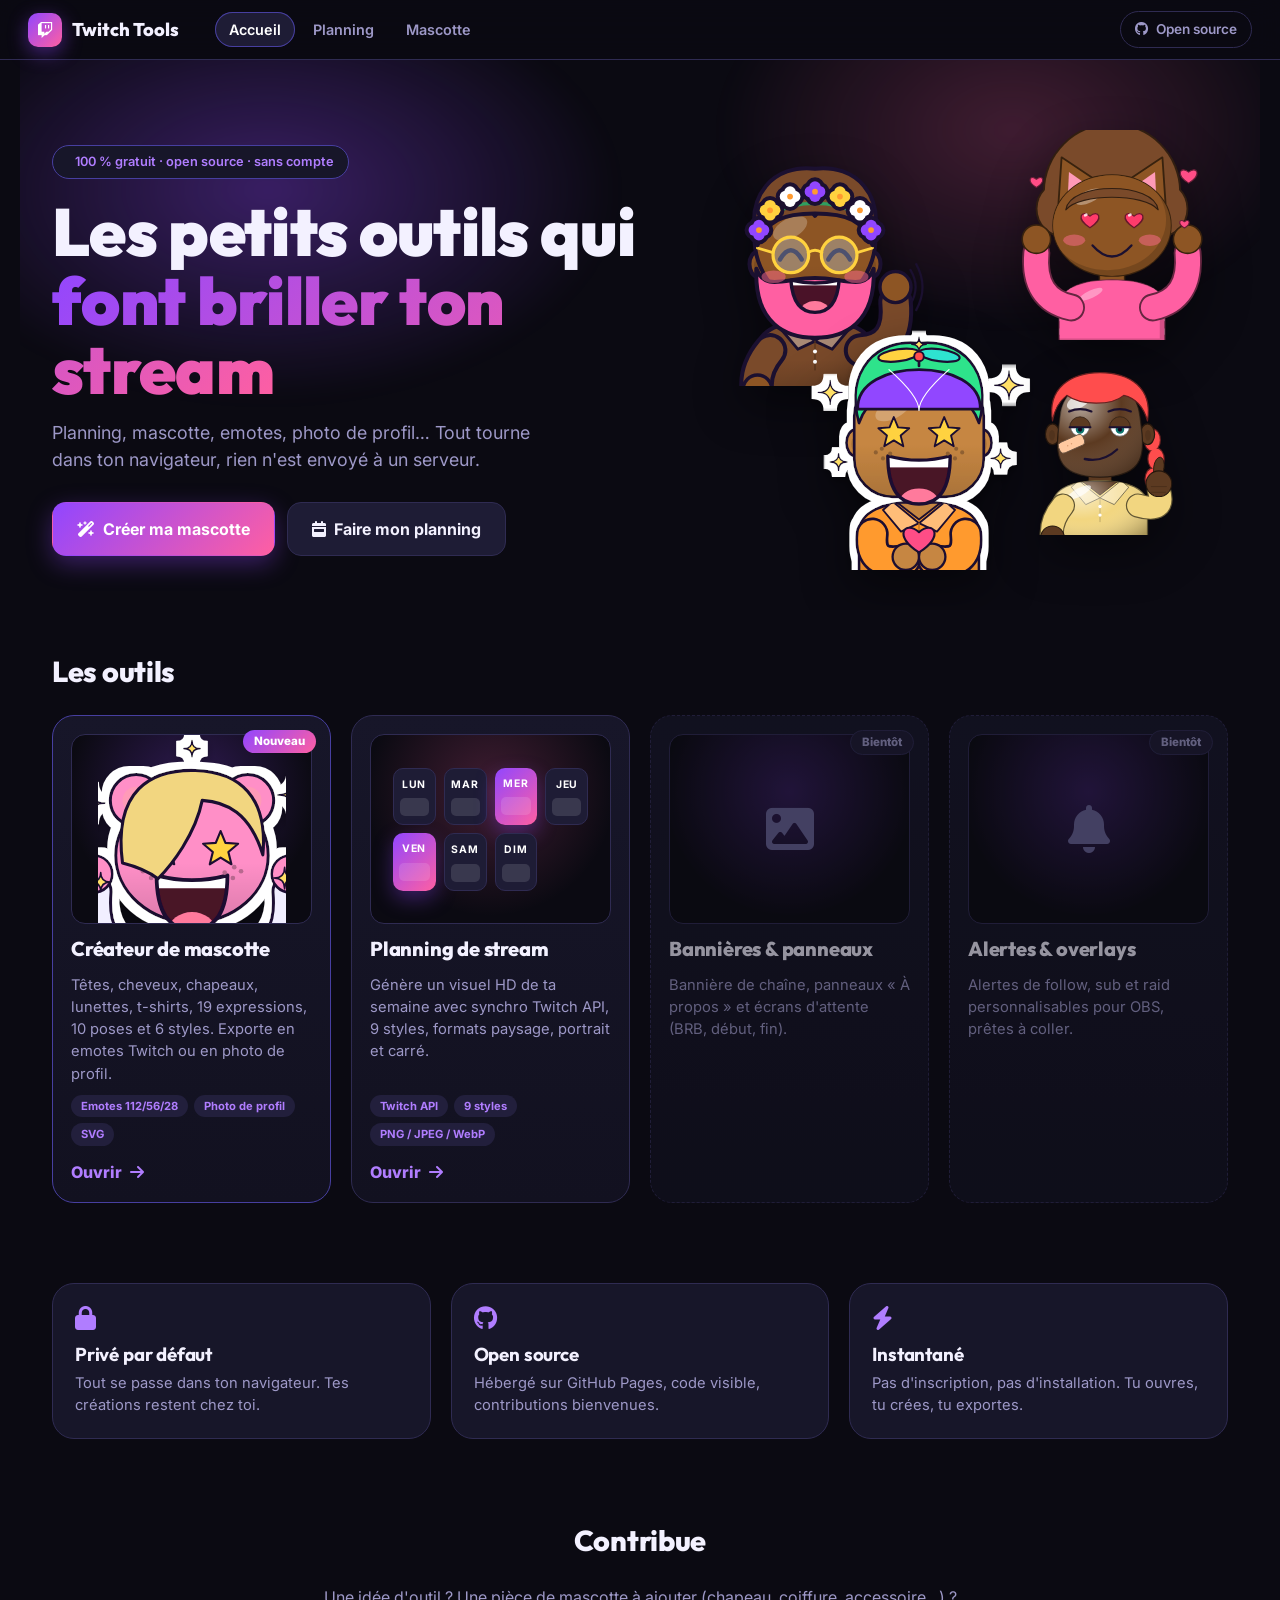
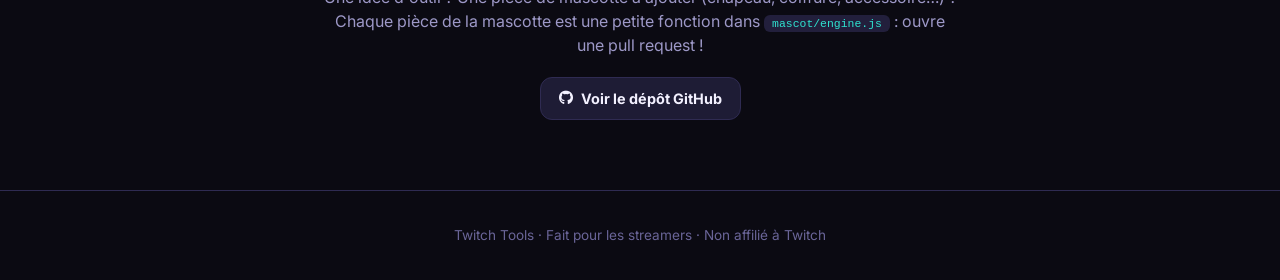
<file: index.html>
<!DOCTYPE html>
<html lang="fr">
<head>
    <meta charset="UTF-8">
    <meta name="viewport" content="width=device-width, initial-scale=1.0">
    <title>Twitch Tools — Petits outils gratuits pour streamers</title>
    <meta name="description" content="Twitch Tools : une boîte à outils gratuite et open source pour streamers. Générateur de planning de stream, créateur de mascotte, emotes et photo de profil.">
    <meta property="og:title" content="Twitch Tools — Petits outils gratuits pour streamers">
    <meta property="og:description" content="Planning de stream, mascotte, emotes, photo de profil. 100 % gratuit, 100 % open source.">
    <meta property="og:type" content="website">
    <link rel="stylesheet" href="shared/site.css">
    <link rel="stylesheet" href="home.css">
    <link rel="stylesheet" href="https://cdnjs.cloudflare.com/ajax/libs/font-awesome/6.4.0/css/all.min.css">
</head>
<body>

<nav class="site-nav">
    <a class="brand" href="index.html"><span class="brand-mark"><i class="fa-brands fa-twitch"></i></span>Twitch Tools</a>
    <div class="nav-links">
        <a href="index.html" class="active">Accueil</a>
        <a href="schedule/index.html">Planning</a>
        <a href="mascot/index.html">Mascotte</a>
    </div>
    <div class="nav-spacer"></div>
    <a class="nav-gh" href="https://github.com/MaqzBenz/twitch-tools" target="_blank" rel="noopener"><i class="fa-brands fa-github"></i> Open source</a>
</nav>

<header class="hero">
    <div class="hero-glow"></div>
    <div class="hero-text">
        <span class="pill"><i class="fa-solid fa-sparkles"></i> 100 % gratuit · open source · sans compte</span>
        <h1>Les petits outils qui<br><span class="grad-text">font briller ton stream</span></h1>
        <p>Planning, mascotte, emotes, photo de profil… Tout tourne dans ton navigateur, rien n'est envoyé à un serveur.</p>
        <div class="hero-cta">
            <a class="btn btn-primary btn-lg" href="mascot/index.html"><i class="fa-solid fa-wand-magic-sparkles"></i> Créer ma mascotte</a>
            <a class="btn btn-lg" href="schedule/index.html"><i class="fa-solid fa-calendar-week"></i> Faire mon planning</a>
        </div>
    </div>
    <div class="hero-mascots" id="heroMascots" aria-hidden="true"></div>
</header>

<main>
    <section class="section" id="tools">
        <h2 class="section-title">Les outils</h2>
        <div class="tool-grid">

            <a class="tool-card featured" href="mascot/index.html" id="cardMascot">
                <span class="tool-badge new">Nouveau</span>
                <div class="tool-visual" id="mascotCardVisual"></div>
                <h3>Créateur de mascotte</h3>
                <p>Têtes, cheveux, chapeaux, lunettes, t-shirts, 19 expressions, 10 poses et 6 styles. Exporte en emotes Twitch ou en photo de profil.</p>
                <ul class="tags"><li>Emotes 112/56/28</li><li>Photo de profil</li><li>SVG</li></ul>
                <span class="tool-go">Ouvrir <i class="fa-solid fa-arrow-right"></i></span>
            </a>

            <a class="tool-card" href="schedule/index.html" id="cardSchedule">
                <div class="tool-visual sched-visual">
                    <div class="sched-mini">
                        <div><b>LUN</b><i></i></div><div><b>MAR</b><i></i></div><div class="on"><b>MER</b><i></i></div><div><b>JEU</b><i></i></div>
                        <div class="on"><b>VEN</b><i></i></div><div><b>SAM</b><i></i></div><div><b>DIM</b><i></i></div>
                    </div>
                </div>
                <h3>Planning de stream</h3>
                <p>Génère un visuel HD de ta semaine avec synchro Twitch API, 9 styles, formats paysage, portrait et carré.</p>
                <ul class="tags"><li>Twitch API</li><li>9 styles</li><li>PNG / JPEG / WebP</li></ul>
                <span class="tool-go">Ouvrir <i class="fa-solid fa-arrow-right"></i></span>
            </a>

            <div class="tool-card soon">
                <span class="tool-badge">Bientôt</span>
                <div class="tool-visual soon-visual"><i class="fa-solid fa-image"></i></div>
                <h3>Bannières &amp; panneaux</h3>
                <p>Bannière de chaîne, panneaux « À propos » et écrans d'attente (BRB, début, fin).</p>
            </div>

            <div class="tool-card soon">
                <span class="tool-badge">Bientôt</span>
                <div class="tool-visual soon-visual"><i class="fa-solid fa-bell"></i></div>
                <h3>Alertes &amp; overlays</h3>
                <p>Alertes de follow, sub et raid personnalisables pour OBS, prêtes à coller.</p>
            </div>
        </div>
    </section>

    <section class="section" id="why">
        <div class="why-grid">
            <div class="why-item"><i class="fa-solid fa-lock"></i><h3>Privé par défaut</h3><p>Tout se passe dans ton navigateur. Tes créations restent chez toi.</p></div>
            <div class="why-item"><i class="fa-brands fa-github"></i><h3>Open source</h3><p>Hébergé sur GitHub Pages, code visible, contributions bienvenues.</p></div>
            <div class="why-item"><i class="fa-solid fa-bolt"></i><h3>Instantané</h3><p>Pas d'inscription, pas d'installation. Tu ouvres, tu crées, tu exportes.</p></div>
        </div>
    </section>

    <section class="section contrib" id="contribute">
        <h2 class="section-title">Contribue</h2>
        <p>Une idée d'outil ? Une pièce de mascotte à ajouter (chapeau, coiffure, accessoire…) ? Chaque pièce de la mascotte est une petite fonction dans <code>mascot/engine.js</code> : ouvre une pull request !</p>
        <a class="btn" href="https://github.com/MaqzBenz/twitch-tools" target="_blank" rel="noopener"><i class="fa-brands fa-github"></i> Voir le dépôt GitHub</a>
    </section>
</main>

<footer class="site-footer">
    <span>Twitch Tools · Fait pour les streamers · Non affilié à Twitch</span>
</footer>

<script src="mascot/engine.js"></script>
<script>
(() => {
    // Mascottes décoratives (aléatoires à chaque visite)
    const exprs = ['joy', 'love', 'excited', 'cool', 'wink', 'lol'];
    const poses = ['wave', 'cheer', 'hearts', 'thumbs', 'peace', 'neutral'];
    const hero = document.getElementById('heroMascots');
    const styles = ['cartoon', 'anime', 'sticker', 'gloss'];
    for (let i = 0; i < 4; i++) {
        const st = MQ.randomState({ expr: exprs[i % exprs.length], pose: poses[i % poses.length], style: styles[i % styles.length] });
        const d = document.createElement('div');
        d.className = 'hm hm' + i;
        d.innerHTML = MQ.buildSVG(st, { view: 'bust', uid: 'h' + i + '_' });
        hero.appendChild(d);
    }
    const st = MQ.randomState({ expr: 'excited', pose: 'cheer', style: 'sticker' });
    document.getElementById('mascotCardVisual').innerHTML = MQ.buildSVG(st, { view: 'head', uid: 'c_' });
})();
</script>
</body>
</html>
</file>
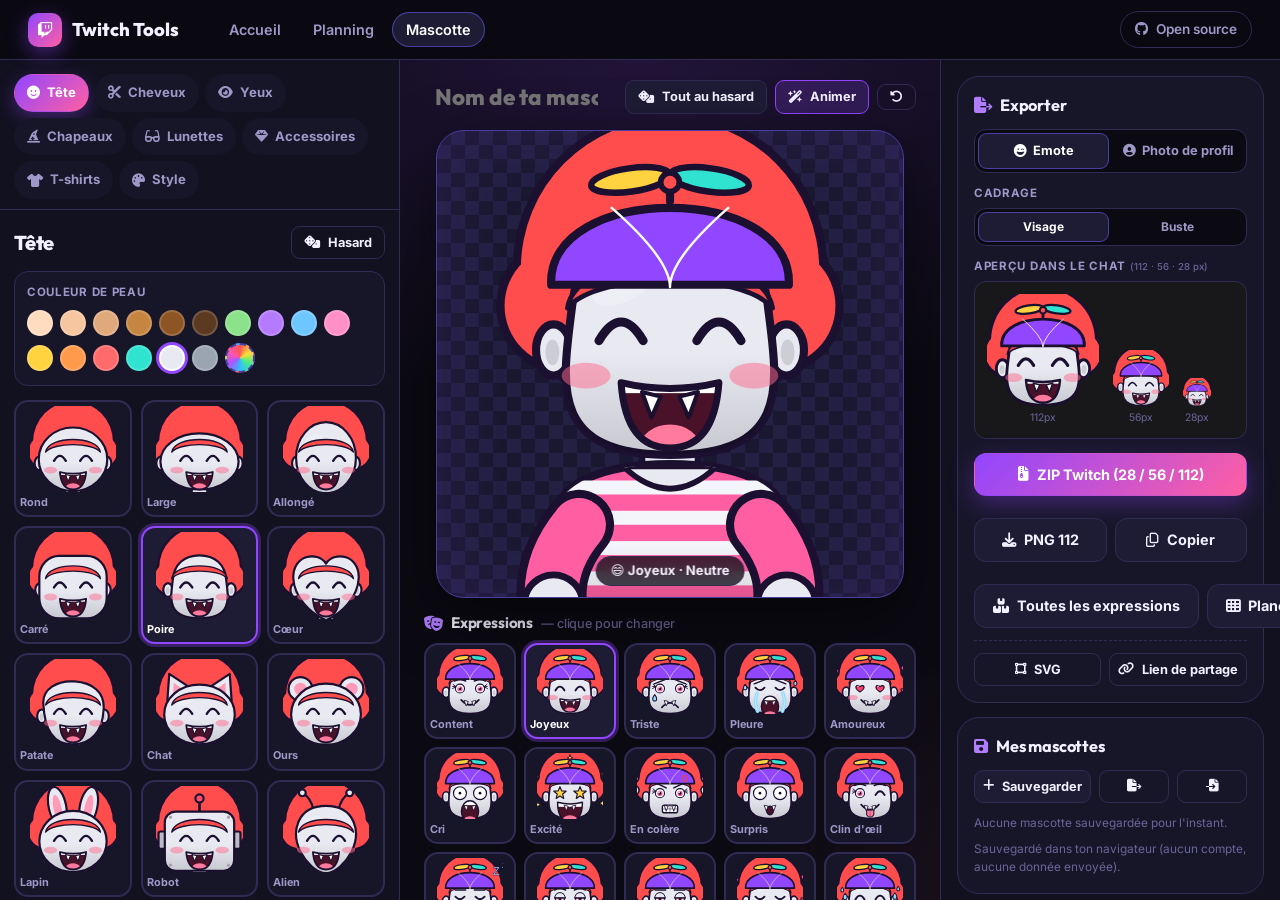
<file: mascot/index.html>
<!DOCTYPE html>
<html lang="fr">
<head>
    <meta charset="UTF-8">
    <meta name="viewport" content="width=device-width, initial-scale=1.0">
    <title>Créateur de mascotte, emotes &amp; photo de profil — Twitch Tools</title>
    <meta name="description" content="Crée ta propre mascotte : têtes, cheveux, chapeaux, lunettes, t-shirts, expressions et poses. Exporte-la en emotes Twitch (112/56/28) ou en photo de profil. Gratuit et open source.">
    <meta property="og:title" content="Créateur de mascotte — Twitch Tools">
    <meta property="og:description" content="Crée ta mascotte et exporte-la en emotes Twitch ou photo de profil.">
    <link rel="stylesheet" href="../shared/site.css">
    <link rel="stylesheet" href="mascot.css">
    <link rel="stylesheet" href="https://cdnjs.cloudflare.com/ajax/libs/font-awesome/6.4.0/css/all.min.css">
</head>
<body>
<div id="toasts" aria-live="polite"></div>

<nav class="site-nav">
    <a class="brand" href="../index.html"><span class="brand-mark"><i class="fa-brands fa-twitch"></i></span>Twitch Tools</a>
    <div class="nav-links">
        <a href="../index.html">Accueil</a>
        <a href="../schedule/index.html">Planning</a>
        <a href="index.html" class="active">Mascotte</a>
    </div>
    <div class="nav-spacer"></div>
    <a class="nav-gh" href="https://github.com/MaqzBenz/twitch-tools" target="_blank" rel="noopener"><i class="fa-brands fa-github"></i> Open source</a>
</nav>

<div class="studio">

    <!-- ═══ ÉDITEUR ═══ -->
    <aside class="editor" aria-label="Éditeur de mascotte">
        <div class="tabs" id="tabs" role="tablist"></div>
        <div class="panel" id="panel">
            <div class="panel-head">
                <h2 id="panelTitle">Tête</h2>
                <button class="btn btn-sm btn-ghost" id="btnDiceCat" title="Au hasard dans cette catégorie"><i class="fa-solid fa-dice"></i> Hasard</button>
            </div>
            <div id="colorBlock" class="color-block"></div>
            <div id="optionGrid" class="option-grid"></div>
        </div>
    </aside>

    <!-- ═══ SCÈNE ═══ -->
    <main class="stage">
        <div class="stage-toolbar">
            <input id="mascotName" class="name-input" type="text" maxlength="24" placeholder="Nom de ta mascotte" aria-label="Nom de la mascotte">
            <div class="spacer"></div>
            <button class="btn btn-sm" id="btnRandom"><i class="fa-solid fa-dice"></i> Tout au hasard</button>
            <button class="btn btn-sm" id="btnAnim" title="Animation d'idle"><i class="fa-solid fa-wand-magic-sparkles"></i> Animer</button>
            <button class="btn btn-sm btn-ghost btn-danger" id="btnReset" title="Réinitialiser"><i class="fa-solid fa-rotate-left"></i></button>
        </div>

        <div class="preview-wrap">
            <div class="preview anim" id="preview" title="Clique pour changer d'expression"></div>
            <div class="preview-label" id="previewLabel"></div>
        </div>

        <section class="strip-section">
            <h3><i class="fa-solid fa-masks-theater"></i> Expressions <small>— clique pour changer</small></h3>
            <div class="strip" id="exprStrip"></div>
        </section>
        <section class="strip-section">
            <h3><i class="fa-solid fa-person"></i> Poses</h3>
            <div class="strip" id="poseStrip"></div>
        </section>
    </main>

    <!-- ═══ EXPORT & SAUVEGARDES ═══ -->
    <aside class="side" aria-label="Export">
        <section class="card">
            <h3 class="card-title"><i class="fa-solid fa-file-export"></i> Exporter</h3>
            <div class="seg" id="exportMode">
                <button class="seg-btn active" data-mode="emote"><i class="fa-solid fa-face-grin-wink"></i> Emote</button>
                <button class="seg-btn" data-mode="avatar"><i class="fa-solid fa-circle-user"></i> Photo de profil</button>
            </div>

            <!-- Emote -->
            <div id="emoteOpts" class="export-opts">
                <label class="lbl">Cadrage</label>
                <div class="seg small" id="emoteCrop">
                    <button class="seg-btn active" data-v="head">Visage</button>
                    <button class="seg-btn" data-v="bust">Buste</button>
                </div>
                <label class="lbl">Aperçu dans le chat <small>(112 · 56 · 28 px)</small></label>
                <div class="chat-preview" id="emoteSizes"></div>
                <div class="btn-col">
                    <button class="btn btn-primary" id="btnZipTwitch"><i class="fa-solid fa-file-zipper"></i> ZIP Twitch (28 / 56 / 112)</button>
                    <div class="btn-row">
                        <button class="btn" id="btnEmotePng"><i class="fa-solid fa-download"></i> PNG 112</button>
                        <button class="btn" id="btnEmoteCopy"><i class="fa-regular fa-copy"></i> Copier</button>
                    </div>
                    <div class="btn-row">
                        <button class="btn" id="btnAllZip"><i class="fa-solid fa-boxes-stacked"></i> Toutes les expressions</button>
                        <button class="btn" id="btnSheet"><i class="fa-solid fa-table-cells"></i> Planche</button>
                    </div>
                </div>
            </div>

            <!-- Avatar -->
            <div id="avatarOpts" class="export-opts hidden">
                <div class="avatar-preview-row"><canvas id="avatarPreview" width="160" height="160"></canvas></div>
                <label class="lbl">Forme</label>
                <div class="seg small" id="avShape">
                    <button class="seg-btn active" data-v="circle">Rond</button>
                    <button class="seg-btn" data-v="rounded">Arrondi</button>
                    <button class="seg-btn" data-v="square">Carré</button>
                </div>
                <label class="lbl">Cadrage</label>
                <div class="seg small" id="avCrop">
                    <button class="seg-btn active" data-v="head">Visage</button>
                    <button class="seg-btn" data-v="bust">Buste</button>
                </div>
                <label class="lbl">Fond</label>
                <div class="seg small" id="avBg">
                    <button class="seg-btn" data-v="none">Transparent</button>
                    <button class="seg-btn active" data-v="gradient">Dégradé</button>
                    <button class="seg-btn" data-v="solid">Uni</button>
                </div>
                <div class="bg-colors">
                    <label>Couleur 1 <input type="color" id="avC1" value="#9146ff"></label>
                    <label>Couleur 2 <input type="color" id="avC2" value="#ff5fa2"></label>
                </div>
                <label class="lbl">Taille</label>
                <div class="seg small" id="avSize">
                    <button class="seg-btn" data-v="256">256</button>
                    <button class="seg-btn active" data-v="512">512</button>
                    <button class="seg-btn" data-v="800">800</button>
                </div>
                <div class="btn-row">
                    <button class="btn btn-primary" id="btnAvDl"><i class="fa-solid fa-download"></i> Télécharger</button>
                    <button class="btn" id="btnAvCopy"><i class="fa-regular fa-copy"></i> Copier</button>
                </div>
            </div>

            <div class="btn-row sub-export">
                <button class="btn btn-sm btn-ghost" id="btnSvg"><i class="fa-solid fa-vector-square"></i> SVG</button>
                <button class="btn btn-sm btn-ghost" id="btnShare"><i class="fa-solid fa-link"></i> Lien de partage</button>
            </div>
        </section>

        <section class="card">
            <h3 class="card-title"><i class="fa-solid fa-floppy-disk"></i> Mes mascottes</h3>
            <div class="btn-row">
                <button class="btn btn-sm" id="btnSave"><i class="fa-solid fa-plus"></i> Sauvegarder</button>
                <button class="btn btn-sm btn-ghost" id="btnExportJson"><i class="fa-solid fa-file-export"></i></button>
                <button class="btn btn-sm btn-ghost" id="btnImportJson"><i class="fa-solid fa-file-import"></i></button>
                <input type="file" id="importJson" accept=".json" hidden>
            </div>
            <div class="saved-list" id="savedList"></div>
            <p class="hint">Sauvegardé dans ton navigateur (aucun compte, aucune donnée envoyée).</p>
        </section>
    </aside>
</div>

<script src="engine.js"></script>
<script src="app.js"></script>
</body>
</html>
</file>
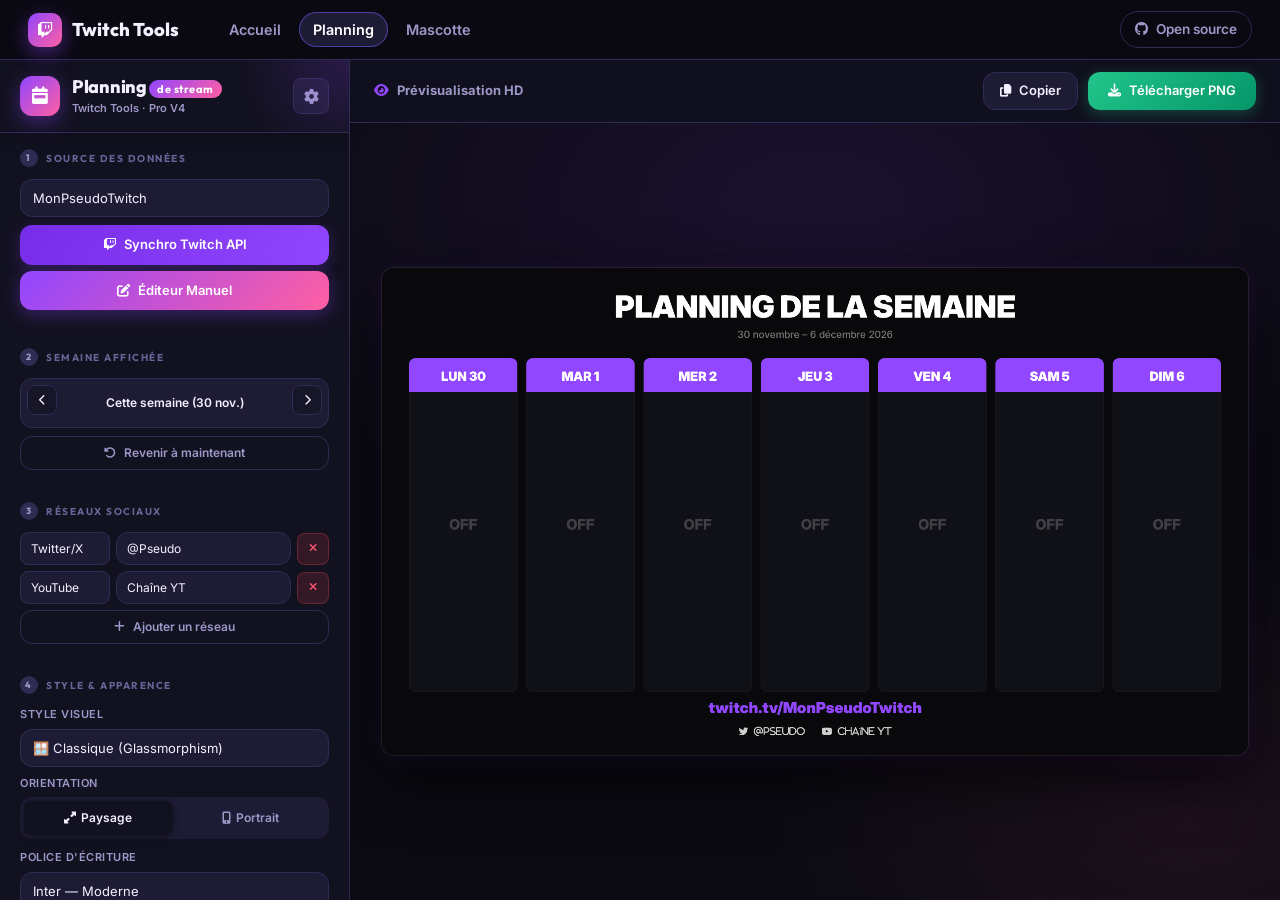
<file: schedule/index.html>
<!DOCTYPE html>
<html lang="fr">
<head>
    <meta charset="UTF-8">
    <meta name="viewport" content="width=device-width, initial-scale=1.0">
    <title>Stream Scheduler Pro — Générateur de planning de stream</title>
    <meta name="description" content="Créez et exportez votre planning de stream en HD en quelques secondes. Synchronisation Twitch API, 9 styles visuels, formats paysage & portrait.">
    <meta property="og:title" content="Stream Scheduler Pro">
    <meta property="og:description" content="Générateur de planning de stream gratuit, open-source et hébergé sur GitHub Pages.">
    <meta property="og:type" content="website">
    <link rel="stylesheet" href="../shared/site.css">
    <link rel="stylesheet" href="style.css">

    <!-- Google Fonts : polices UI + polices Canvas -->
    <link href="https://fonts.googleapis.com/css2?family=Bebas+Neue&family=Caveat:wght@400;700&family=Inter:wght@400;700;900&family=Montserrat:wght@400;700;900&family=Nunito:wght@400;700;900&family=Oswald:wght@400;700&family=Outfit:wght@500;700;800;900&family=Playfair+Display:wght@700;900&family=Poppins:wght@400;700;900&family=Press+Start+2P&display=swap" rel="stylesheet">

    <!-- FontAwesome -->
    <link rel="stylesheet" href="https://cdnjs.cloudflare.com/ajax/libs/font-awesome/6.4.0/css/all.min.css">
</head>
<body>

<!-- Conteneur de Toasts -->
<div id="toastContainer" aria-live="polite"></div>

<!-- NAVIGATION COMMUNE TWITCH TOOLS -->
<nav class="site-nav">
    <a class="brand" href="../index.html"><span class="brand-mark"><i class="fa-brands fa-twitch"></i></span>Twitch Tools</a>
    <div class="nav-links">
        <a href="../index.html">Accueil</a>
        <a href="index.html" class="active">Planning</a>
        <a href="../mascot/index.html">Mascotte</a>
    </div>
    <div class="nav-spacer"></div>
    <a class="nav-gh" href="https://github.com/MaqzBenz/twitch-tools" target="_blank" rel="noopener"><i class="fa-brands fa-github"></i> Open source</a>
</nav>

<div class="app-container">

    <!-- ═══════════════════════════════════════
         SIDEBAR
    ═══════════════════════════════════════ -->
    <aside class="sidebar">
        <header class="sidebar-header">
            <div class="logo-block">
                <div class="logo-icon"><i class="fas fa-calendar-week"></i></div>
                <div>
                    <h1>Planning <span class="badge">de stream</span></h1>
                    <p class="logo-sub">Twitch Tools · Pro V4</p>
                </div>
            </div>
            <button id="btnOpenSettings" class="btn-settings" title="Paramètres">
                <i class="fas fa-gear"></i>
            </button>
        </header>

        <!-- 1. SOURCE -->
        <section class="control-group">
            <h3><span class="step-num">1</span> Source des données</h3>
            <input type="text" id="twitchUsername" class="input-text" placeholder="Pseudo Twitch (ex: Ninja)">

            <button id="btnFetchTwitch" class="btn btn-twitch">
                <i class="fab fa-twitch"></i> Synchro Twitch API
            </button>
            <button id="btnOpenEditor" class="btn btn-primary">
                <i class="fas fa-edit"></i> Éditeur Manuel
            </button>
        </section>

        <hr class="divider">

        <!-- 2. NAVIGATION SEMAINE -->
        <section class="control-group">
            <h3><span class="step-num">2</span> Semaine affichée</h3>
            <div class="week-nav">
                <button id="btnPrevWeek" class="btn btn-nav" title="Semaine précédente">
                    <i class="fas fa-chevron-left"></i>
                </button>
                <span id="weekLabel" class="week-label">Semaine actuelle</span>
                <button id="btnNextWeek" class="btn btn-nav" title="Semaine suivante">
                    <i class="fas fa-chevron-right"></i>
                </button>
            </div>
            <button id="btnResetWeek" class="btn btn-ghost btn-small">
                <i class="fas fa-rotate-left"></i> Revenir à maintenant
            </button>
        </section>

        <hr class="divider">

        <!-- 3. RÉSEAUX SOCIAUX -->
        <section class="control-group">
            <h3><span class="step-num">3</span> Réseaux Sociaux</h3>
            <div id="socialsContainer"></div>
            <button id="btnAddSocial" class="btn btn-ghost btn-small">
                <i class="fas fa-plus"></i> Ajouter un réseau
            </button>
        </section>

        <hr class="divider">

        <!-- 4. STYLE & APPARENCE -->
        <section class="control-group">
            <h3><span class="step-num">4</span> Style &amp; Apparence</h3>

            <label class="label-small">Style Visuel</label>
            <select id="themeStyle" class="input-text select-box">
                <optgroup label="── Originaux ──">
                    <option value="classic">🪟 Classique (Glassmorphism)</option>
                    <option value="minimal">✏️ Minimaliste (Lignes pures)</option>
                    <option value="neon">⚡ Néon (Gaming Glow)</option>
                    <option value="polaroid">📸 Polaroid (Photos blanches)</option>
                </optgroup>
                <optgroup label="── Nouveaux ──">
                    <option value="arcade">🃏 Retro Arcade (Pixels CRT)</option>
                    <option value="pastel">🌸 Pastel (Aesthetic)</option>
                    <option value="newspaper">📰 Newspaper (Zine)</option>
                    <option value="lofi">🌊 Lo-Fi Chill (Film Grain)</option>
                    <option value="cosmic">🪐 Cosmic (Space)</option>
                </optgroup>
            </select>

            <label class="label-small">Orientation</label>
            <div class="toggle-group">
                <button id="btnFormatLandscape" class="btn btn-toggle active">
                    <i class="fas fa-expand-alt"></i> Paysage
                </button>
                <button id="btnFormatPortrait" class="btn btn-toggle">
                    <i class="fas fa-mobile-alt"></i> Portrait
                </button>
            </div>

            <label class="label-small" style="margin-top:10px;">Police d'écriture</label>
            <select id="fontFamily" class="input-text select-box">
                <option value="Inter">Inter — Moderne</option>
                <option value="Montserrat">Montserrat — Élégant</option>
                <option value="Poppins">Poppins — Rond</option>
                <option value="Bebas Neue">Bebas Neue — Impact</option>
                <option value="Oswald">Oswald — Condensé</option>
                <option value="Nunito">Nunito — Doux (Pastel)</option>
                <option value="Playfair Display">Playfair Display — Sérif</option>
                <option value="Caveat">Caveat — Handwriting</option>
                <option value="Press Start 2P">Press Start 2P — Pixel</option>
            </select>

            <label class="label-small" style="margin-top:10px;">Format de l'image du live</label>
            <select id="imageLayout" class="input-text select-box">
                <option value="standard">🖼️ Vignette normale</option>
                <option value="fullscreen">🌌 Plein écran en fond (Immersif)</option>
                <option value="banner">🏷️ Grande bannière en haut</option>
                <option value="large">🔍 Grande jaquette XXL</option>
                <option value="hidden">🚫 Masquer les images</option>
            </select>
        </section>

        <hr class="divider">

        <!-- 5. COULEURS & IMAGE -->
        <section class="control-group">
            <h3><span class="step-num">5</span> Couleurs &amp; Fond</h3>
            <div class="color-picker-row">
                <label>Couleur dominante</label>
                <div class="color-swatch-wrapper">
                    <input type="color" id="colorAccent" value="#9146FF">
                </div>
            </div>
            <div class="color-picker-row">
                <label>Couleur du texte</label>
                <div class="color-swatch-wrapper">
                    <input type="color" id="colorText" value="#ffffff">
                </div>
            </div>
            <div class="bg-upload-row">
                <input type="file" id="bgUploader" accept="image/png, image/jpeg, image/webp" style="display:none;">
                <button id="btnUploadBg" class="btn btn-ghost" onclick="document.getElementById('bgUploader').click()">
                    <i class="fas fa-image"></i> Ajouter un fond
                </button>
                <button id="btnClearBg" class="btn btn-danger-icon" title="Enlever le fond">
                    <i class="fas fa-trash"></i>
                </button>
            </div>
        </section>

        <hr class="divider">

        <!-- 6. PROJETS -->
        <section class="control-group">
            <h3><span class="step-num">6</span> Projets</h3>
            <div class="split-buttons">
                <button id="btnExportConfig" class="btn btn-ghost">
                    <i class="fas fa-file-export"></i> Sauvegarder
                </button>
                <input type="file" id="importConfig" accept=".json" style="display:none;">
                <button id="btnImportConfig" class="btn btn-ghost" onclick="document.getElementById('importConfig').click()">
                    <i class="fas fa-file-import"></i> Charger
                </button>
            </div>
        </section>

        <div class="sidebar-footer">
            <a href="https://github.com/MaqzBenz/twitch-tools" target="_blank" rel="noopener" class="github-link">
                <i class="fab fa-github"></i> Open-source sur GitHub
            </a>
        </div>
    </aside>

    <!-- ═══════════════════════════════════════
         ZONE PRINCIPALE
    ═══════════════════════════════════════ -->
    <main class="preview-area">
        <div class="preview-topbar">
            <div class="preview-title">
                <i class="fas fa-eye"></i> Prévisualisation HD
            </div>
            <div class="preview-actions">
                <button id="btnCopyClipboard" class="btn btn-action" title="Copier dans le presse-papier">
                    <i class="fas fa-copy"></i> Copier
                </button>
                <div class="export-dropdown-wrapper">
                    <button id="btnDownloadImage" class="btn btn-success">
                        <i class="fas fa-download"></i> Télécharger PNG
                    </button>
                    <div class="export-dropdown">
                        <button id="btnDownloadJpeg" class="export-option">
                            <i class="fas fa-image"></i> JPEG (léger)
                        </button>
                        <button id="btnDownloadWebp" class="export-option">
                            <i class="fas fa-image"></i> WebP (moderne)
                        </button>
                        <button id="btnDownloadTonight" class="export-option">
                            <i class="fas fa-moon"></i> "Tonight" (1:1)
                        </button>
                    </div>
                </div>
            </div>
        </div>

        <div class="canvas-wrapper">
            <canvas id="scheduleCanvas" width="1920" height="1080"></canvas>
        </div>
    </main>
</div>

<!-- ═══════════════════════════════════════
     MODAL ÉDITEUR SEMAINE
═══════════════════════════════════════ -->
<div id="weekEditorModal" class="modal hidden">
    <div class="modal-content large-modal">
        <div class="modal-header">
            <div>
                <h2><i class="fas fa-calendar-edit"></i> Éditeur de Semaine</h2>
                <p class="hint">L'heure de fin est <b>optionnelle</b>. La jaquette peut être chargée via l'API Twitch ou uploadée manuellement.</p>
            </div>
            <button id="btnCloseWeek" class="btn-close-modal" title="Fermer">
                <i class="fas fa-times"></i>
            </button>
        </div>

        <div id="daysList" class="days-list"></div>

        <div class="modal-actions">
            <button id="btnSaveWeek" class="btn btn-success">
                <i class="fas fa-check"></i> Appliquer au Planning
            </button>
            <button id="btnCloseWeekBottom" class="btn btn-ghost">
                Fermer sans sauvegarder
            </button>
        </div>
    </div>
</div>

<!-- ═══════════════════════════════════════
     MODAL PARAMÈTRES
═══════════════════════════════════════ -->
<div id="settingsModal" class="modal hidden">
    <div class="modal-content settings-modal">
        <div class="modal-header">
            <div>
                <h2><i class="fas fa-gear"></i> Paramètres</h2>
                <p class="hint">Configuration de votre instance de Stream Scheduler Pro.</p>
            </div>
            <button id="btnCloseSettings" class="btn-close-modal" title="Fermer">
                <i class="fas fa-times"></i>
            </button>
        </div>

        <div class="settings-body">

            <!-- CLIENT ID TWITCH -->
            <div class="settings-section">
                <div class="settings-section-header">
                    <div class="settings-section-icon twitch-icon">
                        <i class="fab fa-twitch"></i>
                    </div>
                    <div>
                        <h4>Twitch Client ID</h4>
                        <p>Nécessaire pour synchroniser automatiquement votre planning depuis l'API Twitch.</p>
                    </div>
                </div>

                <div id="clientIdStatus" class="client-id-status status-empty">
                    <i class="fas fa-circle-xmark"></i>
                    <span>Aucun Client ID configuré</span>
                </div>

                <!-- URL DE REDIRECT — toujours visible -->
                <div class="redirect-url-box">
                    <div class="redirect-url-label">
                        <i class="fas fa-link"></i>
                        URL à coller dans <strong>OAuth Redirect URLs</strong> sur dev.twitch.tv
                    </div>
                    <div class="redirect-url-row">
                        <code id="currentUrlDisplay" class="redirect-url-value">Chargement...</code>
                        <button id="btnCopyRedirectUrl" class="btn-copy-url" title="Copier l'URL">
                            <i class="fas fa-copy"></i>
                        </button>
                    </div>
                    <p class="redirect-url-hint">⚠️ Cette URL doit être enregistrée <em>exactement</em> dans votre app Twitch, sinon vous obtiendrez l'erreur <code>redirect_mismatch</code>.</p>
                </div>

                <label class="label-small" style="margin-top:14px;">Votre Client ID</label>
                <div class="settings-input-row">
                    <input
                        type="text"
                        id="settingsClientId"
                        class="input-text"
                        placeholder="ex: abc123def456ghi789jkl"
                        autocomplete="off"
                        spellcheck="false"
                    >
                    <button id="btnSaveClientId" class="btn btn-primary" style="width:auto;margin-bottom:0;white-space:nowrap;">
                        <i class="fas fa-floppy-disk"></i> Enregistrer
                    </button>
                </div>

                <div class="settings-help">
                    <details open>
                        <summary><i class="fas fa-circle-question"></i> Comment obtenir mon Client ID ?</summary>
                        <ol>
                            <li>Connectez-vous sur <a href="https://dev.twitch.tv/console/apps" target="_blank" rel="noopener">dev.twitch.tv/console/apps</a></li>
                            <li>Cliquez sur <strong>"Register Your Application"</strong></li>
                            <li>Dans <em>OAuth Redirect URLs</em>, collez l'URL affichée ci-dessus (le bouton <i class="fas fa-copy"></i> la copie)</li>
                            <li>Catégorie : <strong>Website Integration</strong> &mdash; Type : <strong>Public</strong></li>
                            <li>Copiez le <strong>Client ID</strong> généré et collez-le dans le champ ci-dessus</li>
                        </ol>
                    </details>
                </div>
            </div>

        </div>
    </div>
</div>

<script src="app.js"></script>
</body>
</html>
</file>
<file: shared/site.css>
/* ═══════════════════════════════════════════════════════════
   TWITCH TOOLS — thème partagé (accueil + outils)
═══════════════════════════════════════════════════════════ */
@import url('https://fonts.googleapis.com/css2?family=Outfit:wght@400;500;600;700;800;900&family=Inter:wght@400;500;600;700&display=swap');

:root {
    --bg:           #0b0a12;
    --bg-2:         #121120;
    --panel:        #171629;
    --panel-2:      #1e1c35;
    --input:        #221f3c;
    --border:       #2f2b52;
    --border-hi:    #473fa0;
    --text:         #f3f1ff;
    --muted:        #9d98c7;
    --dim:          #6a6598;
    --primary:      #9146ff;
    --primary-hi:   #b07dff;
    --pink:         #ff5fa2;
    --cyan:         #2fe3d0;
    --yellow:       #ffd23f;
    --success:      #22c58b;
    --danger:       #ff5470;
    --grad:         linear-gradient(135deg, #9146ff 0%, #ff5fa2 100%);
    --radius-sm:    8px;
    --radius:       14px;
    --radius-lg:    22px;
    --ease:         cubic-bezier(.3, .7, .2, 1);
}

*, *::before, *::after { box-sizing: border-box; margin: 0; padding: 0; }
html { scroll-behavior: smooth; }

body {
    font-family: 'Inter', system-ui, sans-serif;
    background: var(--bg);
    color: var(--text);
    -webkit-font-smoothing: antialiased;
    line-height: 1.5;
}

h1, h2, h3, h4 { font-family: 'Outfit', 'Inter', sans-serif; letter-spacing: -.01em; }
a { color: inherit; text-decoration: none; }
button { font: inherit; color: inherit; cursor: pointer; border: none; background: none; }

/* ─── Nav ─── */
.site-nav {
    position: sticky; top: 0; z-index: 50;
    display: flex; align-items: center; gap: 24px;
    padding: 0 28px; height: 60px;
    background: rgba(11, 10, 18, .78);
    backdrop-filter: blur(16px);
    border-bottom: 1px solid var(--border);
}
.brand { display: flex; align-items: center; gap: 10px; font-family: 'Outfit'; font-weight: 800; font-size: 1.15rem; }
.brand-mark {
    width: 34px; height: 34px; border-radius: 10px; background: var(--grad);
    display: grid; place-items: center; font-size: 1rem; color: #fff;
    box-shadow: 0 6px 20px rgba(145, 70, 255, .45);
}
.nav-links { display: flex; gap: 4px; margin-left: 12px; }
.nav-links a {
    padding: 7px 14px; border-radius: 999px; font-weight: 600; font-size: .9rem; color: var(--muted);
    transition: .18s var(--ease);
}
.nav-links a:hover { color: var(--text); background: var(--panel); }
.nav-links a.active { color: #fff; background: var(--panel-2); box-shadow: inset 0 0 0 1px var(--border-hi); }
.nav-spacer { flex: 1; }
.nav-gh {
    display: flex; align-items: center; gap: 8px; padding: 7px 14px; border-radius: 999px;
    border: 1px solid var(--border); color: var(--muted); font-weight: 600; font-size: .85rem;
    transition: .18s var(--ease);
}
.nav-gh:hover { color: #fff; border-color: var(--primary); }

/* ─── Boutons ─── */
.btn {
    display: inline-flex; align-items: center; justify-content: center; gap: 8px;
    padding: 10px 18px; border-radius: 12px; font-weight: 700; font-size: .9rem;
    background: var(--panel-2); border: 1px solid var(--border);
    transition: transform .15s var(--ease), background .15s, border-color .15s, box-shadow .15s;
}
.btn:hover { border-color: var(--primary); transform: translateY(-1px); }
.btn:active { transform: translateY(1px) scale(.98); }
.btn-primary { background: var(--grad); border-color: transparent; color: #fff; box-shadow: 0 8px 24px rgba(145, 70, 255, .35); }
.btn-primary:hover { box-shadow: 0 10px 30px rgba(255, 95, 162, .4); border-color: transparent; }
.btn-ghost { background: transparent; }
.btn-sm { padding: 6px 12px; font-size: .8rem; border-radius: 9px; }
.btn-danger:hover { border-color: var(--danger); color: var(--danger); }
.btn:disabled { opacity: .5; pointer-events: none; }

/* ─── Toast ─── */
#toasts { position: fixed; bottom: 22px; left: 50%; transform: translateX(-50%); z-index: 999; display: flex; flex-direction: column; gap: 8px; align-items: center; }
.toast {
    padding: 10px 18px; border-radius: 999px; background: var(--panel-2); border: 1px solid var(--border-hi);
    font-weight: 600; font-size: .88rem; box-shadow: 0 10px 40px rgba(0, 0, 0, .5);
    animation: toastIn .3s var(--ease);
}
.toast.err { border-color: var(--danger); }
@keyframes toastIn { from { opacity: 0; transform: translateY(14px) scale(.95); } }

::-webkit-scrollbar { width: 9px; height: 9px; }
::-webkit-scrollbar-thumb { background: var(--border); border-radius: 9px; }
::-webkit-scrollbar-thumb:hover { background: var(--border-hi); }

.btn { white-space: nowrap; }
</file>
<file: home.css>
/* ═══ Page d'accueil ═══ */
.btn-lg { padding: 14px 24px; font-size: 1rem; border-radius: 14px; }

.hero {
    position: relative; overflow: hidden;
    display: grid; grid-template-columns: minmax(0, 1.1fr) minmax(0, 1fr); align-items: center; gap: 20px;
    max-width: 1240px; margin: 0 auto; padding: 70px 32px 40px;
}
.hero-glow {
    position: absolute; inset: -20% -10% auto -10%; height: 600px; z-index: -1;
    background: radial-gradient(500px 300px at 25% 40%, rgba(145, 70, 255, .35), transparent 70%), radial-gradient(420px 280px at 75% 30%, rgba(255, 95, 162, .22), transparent 70%);
    filter: blur(10px);
}
.pill { display: inline-flex; align-items: center; gap: 8px; padding: 6px 14px; border-radius: 999px; background: var(--panel); border: 1px solid var(--border-hi); font-size: .8rem; font-weight: 600; color: var(--primary-hi); }
.hero h1 { font-size: clamp(2.4rem, 5.2vw, 4.2rem); line-height: 1.04; font-weight: 900; margin: 18px 0 16px; }
.grad-text { background: var(--grad); -webkit-background-clip: text; background-clip: text; color: transparent; }
.hero-text p { font-size: 1.12rem; color: var(--muted); max-width: 520px; }
.hero-cta { display: flex; flex-wrap: wrap; gap: 12px; margin-top: 28px; }

.hero-mascots { position: relative; height: 440px; }
.hm { position: absolute; width: 210px; height: 210px; filter: drop-shadow(0 18px 24px rgba(0, 0, 0, .45)); animation: float 5s ease-in-out infinite; }
.hm svg { width: 100%; height: 100%; }
.hm0 { left: 4%;  top: 6%;  width: 230px; height: 230px; animation-delay: 0s; }
.hm1 { right: 2%; top: 0%;  animation-delay: -1.2s; }
.hm2 { left: 22%; bottom: 0%; width: 240px; height: 240px; animation-delay: -2.4s; }
.hm3 { right: 6%; bottom: 8%; width: 190px; height: 190px; animation-delay: -3.4s; }
@keyframes float { 0%, 100% { transform: translateY(0) rotate(-1.5deg); } 50% { transform: translateY(-14px) rotate(1.5deg); } }

.section { max-width: 1240px; margin: 0 auto; padding: 40px 32px; }
.section-title { font-size: 1.8rem; font-weight: 800; margin-bottom: 22px; }

.tool-grid { display: grid; grid-template-columns: repeat(auto-fit, minmax(270px, 1fr)); gap: 20px; }
.tool-card {
    position: relative; display: flex; flex-direction: column; gap: 10px; padding: 18px;
    background: linear-gradient(180deg, var(--panel), var(--bg-2)); border: 1px solid var(--border); border-radius: var(--radius-lg);
    transition: transform .25s var(--ease), border-color .25s, box-shadow .25s;
}
a.tool-card:hover { transform: translateY(-6px); border-color: var(--primary); box-shadow: 0 24px 50px rgba(145, 70, 255, .25); }
.tool-card.featured { border-color: var(--border-hi); }
.tool-card h3 { font-size: 1.25rem; font-weight: 800; }
.tool-card p { color: var(--muted); font-size: .92rem; flex: 1; }
.tool-badge { position: absolute; top: 14px; right: 14px; z-index: 2; padding: 3px 11px; border-radius: 999px; font-size: .72rem; font-weight: 800; background: var(--panel-2); border: 1px solid var(--border); color: var(--muted); }
.tool-badge.new { background: var(--grad); border: none; color: #fff; }
.tool-visual { height: 190px; border-radius: 14px; background: radial-gradient(circle at 50% 30%, rgba(145, 70, 255, .28), transparent 70%), var(--bg); border: 1px solid var(--border); display: grid; place-items: center; overflow: hidden; }
.tool-visual svg { height: 100%; width: auto; transition: transform .35s var(--ease); }
a.tool-card:hover .tool-visual svg { transform: scale(1.08) rotate(-2deg); }
.tags { display: flex; flex-wrap: wrap; gap: 6px; list-style: none; }
.tags li { font-size: .7rem; font-weight: 700; padding: 3px 10px; border-radius: 999px; background: var(--input); color: var(--primary-hi); }
.tool-go { display: inline-flex; align-items: center; gap: 8px; font-weight: 800; color: var(--primary-hi); margin-top: 4px; }
.tool-go i { transition: transform .2s; }
a.tool-card:hover .tool-go i { transform: translateX(5px); }
.tool-card.soon { opacity: .6; border-style: dashed; }
.soon-visual { font-size: 3rem; color: var(--dim); }

.sched-visual { background: radial-gradient(circle at 50% 30%, rgba(255, 95, 162, .22), transparent 70%), var(--bg); }
.sched-mini { display: grid; grid-template-columns: repeat(4, 1fr); gap: 8px; width: 82%; }
.sched-mini div { background: var(--panel-2); border: 1px solid var(--border); border-radius: 10px; padding: 8px 6px; text-align: center; }
.sched-mini div.on { background: var(--grad); border: none; box-shadow: 0 8px 20px rgba(145, 70, 255, .35); }
.sched-mini b { display: block; font-size: .65rem; letter-spacing: .08em; color: #fff; }
.sched-mini i { display: block; height: 18px; margin-top: 6px; border-radius: 5px; background: rgba(255, 255, 255, .12); }

.why-grid { display: grid; grid-template-columns: repeat(auto-fit, minmax(240px, 1fr)); gap: 20px; }
.why-item { padding: 22px; border-radius: var(--radius-lg); background: var(--panel); border: 1px solid var(--border); }
.why-item i { font-size: 1.5rem; color: var(--primary-hi); margin-bottom: 10px; }
.why-item h3 { margin-bottom: 4px; }
.why-item p { color: var(--muted); font-size: .92rem; }

.contrib { text-align: center; }
.contrib p { max-width: 640px; margin: 0 auto 20px; color: var(--muted); }
.contrib code { background: var(--input); padding: 2px 8px; border-radius: 6px; color: var(--cyan); font-size: .88em; }
.site-footer { text-align: center; padding: 34px; color: var(--dim); font-size: .85rem; border-top: 1px solid var(--border); margin-top: 30px; }

@media (max-width: 880px) {
    .hero { grid-template-columns: 1fr; padding-top: 40px; }
    .hero-mascots { height: 360px; }
    .hm { width: 160px; height: 160px; }
    .hm0, .hm2 { width: 180px; height: 180px; }
}
</file>
<file: mascot/mascot.css>
/* ═══ Créateur de mascotte — layout ═══ */
.hidden { display: none !important; }
body { overflow: hidden; height: 100vh; }

.studio {
    display: grid;
    grid-template-columns: 400px minmax(0, 1fr) 340px;
    height: calc(100vh - 60px);
    background:
        radial-gradient(900px 500px at 50% 0%, rgba(145, 70, 255, .16), transparent 70%),
        radial-gradient(600px 400px at 90% 100%, rgba(255, 95, 162, .10), transparent 70%),
        var(--bg);
}
.editor, .side { background: var(--bg-2); overflow-y: auto; }
.editor { border-right: 1px solid var(--border); display: flex; flex-direction: column; }
.side { border-left: 1px solid var(--border); padding: 16px; display: flex; flex-direction: column; gap: 14px; }
.stage { overflow-y: auto; padding: 18px 24px 28px; display: flex; flex-direction: column; gap: 14px; min-width: 0; }

/* ─── Onglets ─── */
.tabs { display: flex; flex-wrap: wrap; gap: 6px; padding: 14px 14px 10px; position: sticky; top: 0; z-index: 5; background: var(--bg-2); border-bottom: 1px solid var(--border); }
.tab {
    display: flex; align-items: center; gap: 7px; padding: 8px 12px; border-radius: 999px;
    font-weight: 700; font-size: .82rem; color: var(--muted);
    background: var(--panel); border: 1px solid transparent; transition: .16s var(--ease);
}
.tab:hover { color: var(--text); border-color: var(--border-hi); }
.tab.active { color: #fff; background: var(--grad); box-shadow: 0 6px 18px rgba(145, 70, 255, .35); }

.panel { padding: 16px 14px 28px; }
.panel-head { display: flex; align-items: center; justify-content: space-between; margin-bottom: 12px; }
.panel-head h2 { font-size: 1.25rem; font-weight: 800; }

/* ─── Couleurs ─── */
.color-block { background: var(--panel); border: 1px solid var(--border); border-radius: var(--radius); padding: 12px; margin-bottom: 14px; }
.color-block .lbl { margin-bottom: 8px; }
.swatches { display: flex; flex-wrap: wrap; gap: 7px; align-items: center; }
.swatch {
    width: 26px; height: 26px; border-radius: 50%; border: 2px solid rgba(255, 255, 255, .15);
    transition: transform .14s var(--ease);
}
.swatch:hover { transform: scale(1.18); }
.swatch.active { border-color: #fff; box-shadow: 0 0 0 3px var(--primary); }
.custom-color { width: 30px; height: 30px; border-radius: 50%; overflow: hidden; border: 2px dashed var(--border-hi); position: relative; display: grid; place-items: center; font-size: .7rem; color: var(--muted); cursor: pointer; }
.custom-color input { position: absolute; inset: -6px; width: 44px; height: 44px; opacity: 0; cursor: pointer; }
.lbl { display: block; font-size: .72rem; font-weight: 700; text-transform: uppercase; letter-spacing: .06em; color: var(--muted); margin: 12px 0 6px; }
.lbl small { text-transform: none; letter-spacing: 0; font-weight: 500; color: var(--dim); }
.color-block .lbl:first-child { margin-top: 0; }

/* ─── Grille d'options ─── */
.option-grid { display: grid; grid-template-columns: repeat(3, 1fr); gap: 9px; }
.opt {
    position: relative; aspect-ratio: 1; border-radius: var(--radius); background: var(--panel);
    border: 2px solid var(--border); padding: 4px; overflow: hidden;
    display: flex; flex-direction: column; transition: .16s var(--ease);
}
.opt img { width: 100%; flex: 1; min-height: 0; object-fit: contain; pointer-events: none; }
.opt span { font-size: .68rem; font-weight: 700; color: var(--muted); text-align: center; padding: 2px 0 1px; white-space: nowrap; overflow: hidden; text-overflow: ellipsis; }
.opt:hover { transform: translateY(-2px); border-color: var(--border-hi); }
.opt.active { border-color: var(--primary); background: var(--panel-2); box-shadow: 0 0 0 3px rgba(145, 70, 255, .3); }
.opt.active span { color: #fff; }
.opt.none-opt { align-items: center; justify-content: center; color: var(--dim); font-size: 1.6rem; }
.opt.style-opt { grid-column: span 1; }

/* ─── Scène ─── */
.stage-toolbar { display: flex; align-items: center; gap: 8px; }
.stage-toolbar .spacer { flex: 1; }
.name-input {
    background: transparent; border: 1px solid transparent; border-radius: 10px; color: var(--text);
    font-family: 'Outfit'; font-weight: 800; font-size: 1.4rem; padding: 4px 10px; width: min(320px, 100%);
    transition: .16s;
}
.name-input:hover, .name-input:focus { border-color: var(--border); background: var(--panel); outline: none; }
.btn.on { border-color: var(--primary); background: rgba(145, 70, 255, .2); }

.preview-wrap { position: relative; display: grid; place-items: center; }
.preview {
    width: min(100%, 52vh); aspect-ratio: 1; border-radius: 28px; cursor: pointer; position: relative;
    background-color: #1a1830;
    background-image: linear-gradient(45deg, #232043 25%, transparent 25%, transparent 75%, #232043 75%), linear-gradient(45deg, #232043 25%, transparent 25%, transparent 75%, #232043 75%);
    background-size: 28px 28px; background-position: 0 0, 14px 14px;
    border: 1px solid var(--border-hi);
    box-shadow: 0 20px 60px rgba(0, 0, 0, .5), inset 0 0 80px rgba(145, 70, 255, .12);
}
.preview svg, .preview canvas { width: 100%; height: 100%; display: block; }
.preview.pop svg, .preview.pop canvas { animation: pop .35s var(--ease); }
.preview-label {
    position: absolute; bottom: 12px; left: 50%; transform: translateX(-50%);
    background: rgba(11, 10, 18, .75); backdrop-filter: blur(8px); border: 1px solid var(--border);
    padding: 4px 14px; border-radius: 999px; font-weight: 700; font-size: .82rem; pointer-events: none;
}
@keyframes pop { 0% { transform: scale(.94) rotate(-1.5deg); } 60% { transform: scale(1.03) rotate(.8deg); } 100% { transform: none; } }

/* animation d'idle (appliquée au SVG inline) */
.preview.anim .mq-all { animation: bob 2.6s ease-in-out infinite; transform-box: fill-box; transform-origin: 50% 100%; }
.preview.anim .mq-eyes { animation: blink 4.2s infinite; transform-box: fill-box; transform-origin: center; }
@keyframes bob { 0%, 100% { transform: translateY(0) scale(1, 1); } 50% { transform: translateY(-7px) scale(1.012, .99); } }
@keyframes blink { 0%, 93%, 100% { transform: scaleY(1); } 96.5% { transform: scaleY(.08); } }

.strip-section h3 { font-size: .95rem; margin-bottom: 8px; display: flex; align-items: center; gap: 8px; }
.strip-section h3 i { color: var(--primary-hi); }
.strip-section h3 small { color: var(--dim); font-weight: 500; font-family: 'Inter'; }
.strip { display: grid; grid-template-columns: repeat(auto-fill, minmax(86px, 1fr)); gap: 8px; }
.strip .opt { aspect-ratio: 1 / 1.05; }

/* ─── Cartes latérales ─── */
.card { background: var(--panel); border: 1px solid var(--border); border-radius: var(--radius-lg); padding: 16px; }
.card-title { font-size: 1.02rem; margin-bottom: 12px; display: flex; align-items: center; gap: 8px; }
.card-title i { color: var(--primary-hi); }
.seg { display: flex; background: var(--bg); border: 1px solid var(--border); border-radius: 12px; padding: 3px; gap: 3px; }
.seg-btn { flex: 1; padding: 8px 6px; border-radius: 9px; font-weight: 700; font-size: .8rem; color: var(--muted); transition: .15s; display: flex; align-items: center; justify-content: center; gap: 6px; white-space: nowrap; }
.seg-btn:hover { color: var(--text); }
.seg-btn.active { background: var(--panel-2); color: #fff; box-shadow: inset 0 0 0 1px var(--border-hi); }
.seg.small .seg-btn { padding: 6px 4px; font-size: .75rem; }
.export-opts { margin-top: 6px; }
.btn-col { display: flex; flex-direction: column; gap: 8px; margin-top: 14px; }
.btn-row { display: flex; gap: 8px; }
.btn-row .btn { flex: 1; }
.btn-col .btn { width: 100%; }
.btn-row .btn-sm { padding: 6px 8px; }
.sub-export { margin-top: 12px; padding-top: 12px; border-top: 1px dashed var(--border); }

.chat-preview { display: flex; align-items: flex-end; gap: 14px; background: #18181b; border: 1px solid var(--border); border-radius: 12px; padding: 12px; }
.chat-preview canvas { image-rendering: auto; }
.chat-preview .sz { display: flex; flex-direction: column; align-items: center; gap: 4px; font-size: .65rem; color: var(--dim); }

.avatar-preview-row { display: grid; place-items: center; padding: 10px 0 0; }
#avatarPreview { width: 120px; height: 120px; border-radius: 6px; background-image: linear-gradient(45deg, #232043 25%, transparent 25%, transparent 75%, #232043 75%), linear-gradient(45deg, #232043 25%, transparent 25%, transparent 75%, #232043 75%); background-size: 16px 16px; background-position: 0 0, 8px 8px; background-color: #1a1830; }
.bg-colors { display: flex; gap: 14px; margin-top: 8px; font-size: .78rem; color: var(--muted); }
.bg-colors label { display: flex; align-items: center; gap: 8px; }
.bg-colors input { width: 34px; height: 26px; border: none; background: none; padding: 0; cursor: pointer; }
.export-opts .btn-row { margin-top: 14px; }

.saved-list { display: grid; grid-template-columns: repeat(3, 1fr); gap: 8px; margin: 12px 0 8px; }
.saved-item { position: relative; border-radius: 12px; background: var(--bg); border: 1px solid var(--border); padding: 4px; text-align: center; transition: .15s; }
.saved-item:hover { border-color: var(--primary); }
.saved-item img { width: 100%; aspect-ratio: 1; display: block; }
.saved-item span { font-size: .68rem; color: var(--muted); display: block; white-space: nowrap; overflow: hidden; text-overflow: ellipsis; font-weight: 600; }
.saved-item .del { position: absolute; top: 3px; right: 3px; width: 20px; height: 20px; border-radius: 50%; background: rgba(11, 10, 18, .85); color: var(--danger); font-size: .6rem; opacity: 0; transition: .15s; }
.saved-item:hover .del { opacity: 1; }
.hint { font-size: .74rem; color: var(--dim); }

@media (max-width: 1250px) { .studio { grid-template-columns: 340px minmax(0, 1fr) 300px; } .option-grid { grid-template-columns: repeat(3, 1fr); } }
@media (max-width: 1000px) {
    body { overflow: auto; height: auto; }
    .studio { display: flex; flex-direction: column; height: auto; }
    .stage { order: -1; overflow: visible; }
    .editor, .side { overflow: visible; border: none; }
    .preview { width: min(100%, 420px); }
}
</file>
<file: schedule/style.css>
@import url('https://fonts.googleapis.com/css2?family=Outfit:wght@400;500;600;700;800;900&family=Inter:wght@400;500;600;700;900&display=swap');

/* ═══════════════════════════════════════════════════════════
   TOKENS & RESET (HARMONISÉ TWITCH TOOLS)
═══════════════════════════════════════════════════════════ */
:root {
    --bg-dark:       #0b0a12;
    --bg-panel:      #121120;
    --bg-panel2:     #171629;
    --bg-input:      #1e1c35;
    --border:        #2f2b52;
    --border-light:  #473fa0;
    --text-main:     #f3f1ff;
    --text-muted:    #9d98c7;
    --text-dim:      #6a6598;
    --primary:       #9146ff;
    --primary-hover: #a970ff;
    --primary-glow:  rgba(145, 70, 255, 0.35);
    --pink:          #ff5fa2;
    --cyan:          #2fe3d0;
    --yellow:        #ffd23f;
    --grad:          linear-gradient(135deg, #9146ff 0%, #ff5fa2 100%);
    --success:       #22c58b;
    --success-hover: #10b981;
    --danger:        #ff5470;
    --twitch:        #9146ff;
    --twitch-hover:  #a970ff;
    --radius-sm:     8px;
    --radius:        12px;
    --radius-lg:     18px;
    --sidebar-w:     350px;
    --transition:    0.18s cubic-bezier(0.3, 0.7, 0.2, 1);
}

*, *::before, *::after { box-sizing: border-box; margin: 0; padding: 0; }

body {
    font-family: 'Inter', system-ui, sans-serif;
    background: var(--bg-dark);
    color: var(--text-main);
    height: 100vh;
    overflow: hidden;
    -webkit-font-smoothing: antialiased;
}

h1, h2, h3, h4 {
    font-family: 'Outfit', 'Inter', sans-serif;
    letter-spacing: -0.01em;
}

/* ═══════════════════════════════════════════════════════════
   LAYOUT
═══════════════════════════════════════════════════════════ */
.app-container {
    display: flex;
    height: calc(100vh - 60px);
    width: 100%;
    background:
        radial-gradient(900px 500px at 50% 0%, rgba(145, 70, 255, .12), transparent 70%),
        radial-gradient(600px 400px at 90% 100%, rgba(255, 95, 162, .08), transparent 70%),
        var(--bg-dark);
}

/* ═══════════════════════════════════════════════════════════
   SIDEBAR
═══════════════════════════════════════════════════════════ */
.sidebar {
    width: var(--sidebar-w);
    flex-shrink: 0;
    background: var(--bg-panel);
    border-right: 1px solid var(--border);
    display: flex;
    flex-direction: column;
    overflow-y: auto;
    overflow-x: hidden;
    padding: 0;
    z-index: 10;
    scrollbar-width: thin;
    scrollbar-color: var(--border) transparent;
}
.sidebar::-webkit-scrollbar { width: 5px; }
.sidebar::-webkit-scrollbar-track { background: transparent; }
.sidebar::-webkit-scrollbar-thumb { background: var(--border); border-radius: 6px; }

/* LOGO & HEADER SIDEBAR */
.sidebar-header {
    padding: 16px 20px;
    border-bottom: 1px solid var(--border);
    background: var(--bg-panel);
    position: sticky;
    top: 0;
    z-index: 50;
    display: flex;
    align-items: center;
    justify-content: space-between;
    flex-shrink: 0;
    box-shadow: 0 4px 16px rgba(0,0,0,0.3);
}
.sidebar-header::before {
    content: '';
    position: absolute;
    top: 0; right: 0;
    width: 140px; height: 100%;
    background: radial-gradient(circle at top right, rgba(145,70,255,0.18) 0%, transparent 70%);
    pointer-events: none;
}
.logo-block {
    display: flex;
    align-items: center;
    gap: 12px;
}
.logo-icon {
    width: 40px; height: 40px;
    background: var(--grad);
    border-radius: 12px;
    display: flex; align-items: center; justify-content: center;
    font-size: 18px;
    color: white;
    box-shadow: 0 6px 20px rgba(145, 70, 255, 0.4);
    flex-shrink: 0;
}
.logo-block h1 {
    font-size: 18px;
    font-weight: 800;
    letter-spacing: -0.3px;
    line-height: 1.2;
}
.badge {
    background: var(--grad);
    color: white;
    font-size: 11px;
    font-weight: 700;
    padding: 2px 8px;
    border-radius: 999px;
    letter-spacing: 0.5px;
}
.logo-sub {
    font-size: 11px;
    color: var(--text-muted);
    font-weight: 600;
    margin-top: 2px;
}

/* SECTIONS */
.control-group {
    padding: 16px 20px;
}
.control-group h3 {
    font-size: 10px;
    font-weight: 700;
    color: var(--text-dim);
    text-transform: uppercase;
    letter-spacing: 1.5px;
    margin-bottom: 12px;
    display: flex;
    align-items: center;
    gap: 8px;
}
.step-num {
    width: 18px; height: 18px;
    background: var(--border);
    border-radius: 50%;
    display: inline-flex; align-items: center; justify-content: center;
    font-size: 9px;
    font-weight: 800;
    color: var(--text-muted);
    flex-shrink: 0;
}
.divider {
    border: 0;
    height: 1px;
    background: var(--border);
    margin: 0;
}

/* NAVIGATION SEMAINE */
.week-nav {
    display: flex;
    align-items: center;
    gap: 8px;
    margin-bottom: 8px;
    background: var(--bg-input);
    border: 1px solid var(--border);
    border-radius: var(--radius);
    padding: 6px;
}
.btn-nav {
    width: 30px !important;
    height: 30px;
    padding: 0 !important;
    background: var(--bg-panel2) !important;
    border: 1px solid var(--border) !important;
    border-radius: var(--radius-sm) !important;
    color: var(--text-main) !important;
    display: flex !important;
    align-items: center !important;
    justify-content: center !important;
    font-size: 11px !important;
    cursor: pointer;
    transition: var(--transition);
    flex-shrink: 0;
}
.btn-nav:hover { background: var(--border) !important; border-color: var(--primary) !important; }
.week-label {
    flex: 1;
    text-align: center;
    font-size: 12px;
    font-weight: 600;
    color: var(--text-main);
    white-space: nowrap;
    overflow: hidden;
    text-overflow: ellipsis;
}

/* INPUTS */
.input-text {
    width: 100%;
    background: var(--bg-input);
    border: 1px solid var(--border);
    color: var(--text-main);
    padding: 10px 12px;
    border-radius: var(--radius);
    font-family: inherit;
    font-size: 13px;
    margin-bottom: 8px;
    transition: var(--transition);
    outline: none;
    appearance: none;
}
.input-text:focus {
    border-color: var(--primary);
    box-shadow: 0 0 0 3px var(--primary-glow);
}
.select-box { cursor: pointer; }

/* LABELS */
.label-small {
    display: block;
    font-size: 11px;
    font-weight: 600;
    color: var(--text-muted);
    margin-bottom: 6px;
    text-transform: uppercase;
    letter-spacing: 0.5px;
}
.hint { font-size: 12px; color: var(--text-muted); line-height: 1.5; }

/* BOUTONS */
.btn {
    width: 100%;
    padding: 10px 14px;
    border: none;
    border-radius: var(--radius);
    font-family: inherit;
    font-weight: 600;
    font-size: 13px;
    cursor: pointer;
    transition: var(--transition);
    display: flex;
    justify-content: center;
    align-items: center;
    gap: 8px;
    text-decoration: none;
    margin-bottom: 6px;
    position: relative;
    overflow: hidden;
}
.btn::after {
    content: '';
    position: absolute;
    inset: 0;
    background: white;
    opacity: 0;
    transition: opacity 0.15s;
}
.btn:active::after { opacity: 0.06; }

.btn-primary   { background: var(--grad); color: white; box-shadow: 0 4px 18px rgba(145, 70, 255, 0.35); }
.btn-primary:hover { background: linear-gradient(135deg, #a05aff 0%, #ff6fae 100%); box-shadow: 0 6px 24px rgba(255, 95, 162, 0.4); transform: translateY(-1px); }

.btn-twitch    { background: linear-gradient(135deg, #772ce8, #9146ff); color: white; margin-bottom: 6px; box-shadow: 0 4px 15px rgba(145, 70, 255, 0.25); }
.btn-twitch:hover { background: linear-gradient(135deg, #8b45f5, #a366ff); box-shadow: 0 6px 20px rgba(145, 70, 255, 0.4); transform: translateY(-1px); }

.btn-success   { background: linear-gradient(135deg, #22c58b, #059669); color: white; box-shadow: 0 4px 15px rgba(34, 197, 139, 0.3); }
.btn-success:hover { background: linear-gradient(135deg, #2ae3a1, #047857); box-shadow: 0 6px 20px rgba(34, 197, 139, 0.45); transform: translateY(-1px); }

.btn-ghost     {
    background: transparent;
    color: var(--text-muted);
    border: 1px solid var(--border);
}
.btn-ghost:hover { background: var(--bg-input); color: var(--text-main); border-color: var(--border-light); }

.btn-action    { background: var(--bg-input); color: var(--text-main); border: 1px solid var(--border); width: auto; padding: 8px 16px; margin-bottom: 0; }
.btn-action:hover { border-color: var(--primary); color: var(--primary); }

.btn-small { padding: 7px 10px; font-size: 12px; margin-bottom: 0; }

/* TOGGLE FORMAT */
.toggle-group {
    display: flex;
    background: var(--bg-input);
    border-radius: var(--radius);
    padding: 4px;
    gap: 4px;
    margin-bottom: 0;
}
.btn-toggle {
    flex: 1;
    background: transparent;
    color: var(--text-muted);
    padding: 8px;
    border: none;
    border-radius: var(--radius-sm);
    cursor: pointer;
    font-size: 12px;
    font-family: inherit;
    font-weight: 600;
    transition: var(--transition);
    display: flex;
    align-items: center;
    justify-content: center;
    gap: 5px;
    margin-bottom: 0;
}
.btn-toggle.active {
    background: var(--bg-panel);
    color: var(--text-main);
    box-shadow: 0 2px 8px rgba(0,0,0,0.4);
}

/* COULEURS */
.color-picker-row {
    display: flex;
    justify-content: space-between;
    align-items: center;
    margin-bottom: 10px;
    font-size: 13px;
    color: var(--text-main);
}
.color-swatch-wrapper {
    position: relative;
    width: 36px; height: 36px;
    border-radius: var(--radius-sm);
    overflow: hidden;
    border: 2px solid var(--border);
    transition: var(--transition);
    cursor: pointer;
}
.color-swatch-wrapper:hover { border-color: var(--primary); }
input[type="color"] {
    -webkit-appearance: none;
    border: none;
    width: 48px;
    height: 48px;
    position: absolute;
    top: -6px; left: -6px;
    cursor: pointer;
    background: none;
    padding: 0;
}

/* RÉSEAUX SOCIAUX */
.social-row {
    display: flex;
    gap: 6px;
    margin-bottom: 6px;
    align-items: center;
}
.social-row .soc-net-label {
    width: 90px;
    flex-shrink: 0;
    background: var(--bg-input);
    border: 1px solid var(--border);
    color: var(--text-main);
    padding: 8px 10px;
    border-radius: var(--radius-sm);
    font-size: 12px;
    font-family: inherit;
    cursor: pointer;
    appearance: none;
}
.social-row input { flex: 1; margin-bottom: 0; padding: 8px 10px; font-size: 12px; }
.social-row .btn-remove {
    width: 32px; height: 32px;
    background: rgba(239,68,68,0.15);
    color: var(--danger);
    border: 1px solid rgba(239,68,68,0.3);
    border-radius: var(--radius-sm);
    cursor: pointer;
    transition: var(--transition);
    display: flex; align-items: center; justify-content: center;
    font-size: 11px;
    flex-shrink: 0;
}
.social-row .btn-remove:hover { background: var(--danger); color: white; }

/* BG UPLOAD */
.bg-upload-row {
    display: flex;
    gap: 8px;
    margin-top: 4px;
}
.bg-upload-row .btn-ghost { flex: 1; margin-bottom: 0; }
.btn-danger-icon {
    width: 38px;
    background: rgba(239,68,68,0.12);
    color: var(--danger);
    border: 1px solid rgba(239,68,68,0.25);
    border-radius: var(--radius);
    cursor: pointer;
    display: flex; align-items: center; justify-content: center;
    font-size: 12px;
    transition: var(--transition);
    flex-shrink: 0;
}
.btn-danger-icon:hover { background: var(--danger); color: white; border-color: var(--danger); }

/* SPLIT */
.split-buttons { display: flex; gap: 8px; }
.split-buttons .btn { flex: 1; margin-bottom: 0; }

/* SIDEBAR FOOTER */
.sidebar-footer {
    margin-top: auto;
    padding: 16px 20px;
    border-top: 1px solid var(--border);
}
.github-link {
    display: flex;
    align-items: center;
    justify-content: center;
    gap: 8px;
    color: var(--text-dim);
    text-decoration: none;
    font-size: 12px;
    padding: 8px;
    border-radius: var(--radius-sm);
    transition: var(--transition);
}
.github-link:hover { color: var(--text-main); background: var(--bg-input); }

/* ═══════════════════════════════════════════════════════════
   PREVIEW AREA
═══════════════════════════════════════════════════════════ */
.preview-area {
    flex: 1;
    display: flex;
    flex-direction: column;
    background: var(--bg-dark);
    min-width: 0;
}

.preview-topbar {
    display: flex;
    align-items: center;
    justify-content: space-between;
    padding: 12px 24px;
    background: rgba(18, 17, 32, 0.85);
    backdrop-filter: blur(12px);
    border-bottom: 1px solid var(--border);
    gap: 12px;
}
.preview-title {
    font-size: 13px;
    font-weight: 700;
    color: var(--text-muted);
    display: flex;
    align-items: center;
    gap: 8px;
}
.preview-title i { color: var(--primary); }

.preview-actions {
    display: flex;
    align-items: center;
    gap: 10px;
}

/* EXPORT DROPDOWN */
.export-dropdown-wrapper {
    position: relative;
}
.export-dropdown-wrapper:hover .export-dropdown {
    opacity: 1;
    pointer-events: all;
    transform: translateY(0);
}
.export-dropdown-wrapper .btn-success {
    width: auto;
    margin-bottom: 0;
    padding: 9px 20px;
    font-size: 13px;
}
.export-dropdown {
    position: absolute;
    top: calc(100% + 6px);
    right: 0;
    background: var(--bg-panel2);
    border: 1px solid var(--border-light);
    border-radius: var(--radius);
    overflow: hidden;
    min-width: 190px;
    opacity: 0;
    pointer-events: none;
    transform: translateY(-6px);
    transition: var(--transition);
    z-index: 100;
    box-shadow: 0 16px 40px rgba(0,0,0,0.5);
}
.export-option {
    display: flex;
    align-items: center;
    gap: 10px;
    width: 100%;
    padding: 11px 16px;
    background: transparent;
    color: var(--text-main);
    border: none;
    cursor: pointer;
    font-family: inherit;
    font-size: 13px;
    font-weight: 600;
    text-align: left;
    transition: var(--transition);
}
.export-option:hover { background: var(--bg-input); color: var(--primary); }
.export-option i { width: 16px; text-align: center; color: var(--text-muted); }

.canvas-wrapper {
    flex: 1;
    display: flex;
    align-items: center;
    justify-content: center;
    padding: 32px;
    overflow: auto;
    background:
        radial-gradient(900px 500px at 50% 10%, rgba(145, 70, 255, 0.12), transparent 70%),
        radial-gradient(600px 400px at 90% 90%, rgba(255, 95, 162, 0.08), transparent 70%),
        var(--bg-dark);
}

canvas {
    max-width: 100%;
    max-height: 100%;
    object-fit: contain;
    border-radius: 12px;
    box-shadow:
        0 0 0 1px rgba(255,255,255,0.08),
        0 24px 60px rgba(0,0,0,0.7),
        0 4px 20px rgba(145,70,255,0.15);
    transition: box-shadow 0.3s ease, transform 0.3s ease;
}
canvas:hover {
    box-shadow:
        0 0 0 1px rgba(145,70,255,0.35),
        0 28px 70px rgba(0,0,0,0.75),
        0 8px 26px rgba(145,70,255,0.25);
}

/* ═══════════════════════════════════════════════════════════
   MODAL ÉDITEUR
═══════════════════════════════════════════════════════════ */
.modal {
    position: fixed;
    inset: 0;
    background: rgba(0,0,0,0.8);
    backdrop-filter: blur(8px);
    display: flex;
    align-items: center;
    justify-content: center;
    z-index: 9999;
    animation: modalFadeIn 0.2s ease;
}
.modal.hidden { display: none; }
@keyframes modalFadeIn {
    from { opacity: 0; }
    to { opacity: 1; }
}

.modal-content.large-modal {
    background: var(--bg-panel);
    border: 1px solid var(--border);
    border-radius: var(--radius-lg);
    width: 1100px;
    max-width: 96vw;
    height: 88vh;
    display: flex;
    flex-direction: column;
    box-shadow: 0 24px 80px rgba(0,0,0,0.6);
    animation: modalSlideIn 0.2s ease;
}
@keyframes modalSlideIn {
    from { opacity: 0; transform: translateY(16px) scale(0.98); }
    to { opacity: 1; transform: translateY(0) scale(1); }
}

.modal-header {
    display: flex;
    align-items: flex-start;
    justify-content: space-between;
    padding: 24px 28px 16px;
    border-bottom: 1px solid var(--border);
    flex-shrink: 0;
}
.modal-header h2 {
    font-size: 20px;
    font-weight: 800;
    margin-bottom: 6px;
    display: flex;
    align-items: center;
    gap: 10px;
}
.modal-header h2 i { color: var(--primary); }
.btn-close-modal {
    width: 36px; height: 36px;
    background: var(--bg-input);
    border: 1px solid var(--border);
    border-radius: var(--radius-sm);
    color: var(--text-muted);
    cursor: pointer;
    display: flex; align-items: center; justify-content: center;
    font-size: 14px;
    transition: var(--transition);
    flex-shrink: 0;
}
.btn-close-modal:hover { background: var(--danger); color: white; border-color: var(--danger); }

.days-list {
    flex: 1;
    overflow-y: auto;
    padding: 20px 28px 140px;
    display: flex;
    flex-direction: column;
    gap: 16px;
    scrollbar-width: thin;
    scrollbar-color: var(--border) transparent;
}

/* BLOCS JOURS */
.day-block {
    background: var(--bg-dark);
    border: 1px solid var(--border);
    border-radius: var(--radius);
    overflow: visible;
    position: relative;
    transition: var(--transition);
}
.day-block:hover { border-color: var(--border-light); }
.day-block:focus-within,
.day-block.has-open-dropdown {
    border-color: var(--primary);
    z-index: 100;
}

.day-header {
    display: flex;
    justify-content: space-between;
    align-items: center;
    padding: 12px 16px;
    background: var(--bg-panel2);
    border-bottom: 1px solid var(--border);
    border-radius: calc(var(--radius) - 1px) calc(var(--radius) - 1px) 0 0;
}
.day-header h4 {
    margin: 0;
    color: var(--primary);
    font-size: 14px;
    font-weight: 800;
    text-transform: uppercase;
    letter-spacing: 0.5px;
}
.btn-add-stream {
    background: rgba(16,185,129,0.1);
    color: var(--success);
    border: 1px solid rgba(16,185,129,0.3);
    padding: 6px 12px;
    border-radius: var(--radius-sm);
    cursor: pointer;
    font-family: inherit;
    font-size: 12px;
    font-weight: 600;
    transition: var(--transition);
}
.btn-add-stream:hover { background: var(--success); color: white; border-color: var(--success); }

.streams-container { padding: 10px 16px; }

/* LIGNES STREAM */
.stream-row {
    display: grid;
    grid-template-columns: 80px 80px 1fr 36px 120px 1.5fr 36px;
    gap: 8px;
    align-items: center;
    margin-bottom: 8px;
    background: var(--bg-input);
    padding: 10px 12px;
    border-radius: var(--radius-sm);
    border: 1px solid var(--border);
    position: relative;
    transition: var(--transition);
}
.stream-row:last-child { margin-bottom: 0; }
.stream-row:hover { border-color: var(--border-light); }
.stream-row:focus-within,
.stream-row.has-open-dropdown {
    z-index: 120;
    border-color: var(--border-light);
}
.stream-row input { margin-bottom: 0; padding: 8px; font-size: 13px; }

.time-col { display: flex; flex-direction: column; gap: 2px; }
.time-col label { font-size: 10px; color: var(--text-muted); font-weight: 600; }

input[type="time"] {
    color-scheme: dark;
    border-radius: var(--radius-sm);
    border: 1px solid var(--border);
    background: var(--bg-panel);
    color: white;
    font-family: inherit;
    padding: 8px;
}

.thumb-preview {
    width: 36px; height: 48px;
    border-radius: 4px;
    object-fit: cover;
    display: none;
    background: var(--bg-input);
    border: 1px solid var(--border);
}
.thumb-preview.visible { display: block; }

.boxart-wrapper {
    display: flex;
    flex-direction: column;
    gap: 4px;
    align-items: center;
}
.btn-upload-thumb {
    background: rgba(59,130,246,0.12);
    color: #60a5fa;
    border: 1px solid rgba(59,130,246,0.3);
    border-radius: 4px;
    cursor: pointer;
    font-size: 10px;
    padding: 4px 6px;
    transition: var(--transition);
    white-space: nowrap;
    font-family: inherit;
}
.btn-upload-thumb:hover { background: #3b82f6; color: white; }

.btn-search {
    background: rgba(59,130,246,0.12);
    color: #60a5fa;
    border: 1px solid rgba(59,130,246,0.3);
    border-radius: var(--radius-sm);
    cursor: pointer;
    font-size: 14px;
    padding: 0;
    width: 36px; height: 36px;
    display: flex; align-items: center; justify-content: center;
    transition: var(--transition);
}
.btn-search:hover { background: #3b82f6; color: white; border-color: #3b82f6; }

.btn-remove-stream {
    background: rgba(239,68,68,0.12);
    color: var(--danger);
    border: 1px solid rgba(239,68,68,0.3);
    border-radius: var(--radius-sm);
    cursor: pointer;
    width: 36px; height: 36px;
    display: flex; align-items: center; justify-content: center;
    font-size: 12px;
    transition: var(--transition);
}
.btn-remove-stream:hover { background: var(--danger); color: white; border-color: var(--danger); }

/* Autocomplétion Jeux */
.cat-input-container {
    position: relative;
    width: 100%;
    z-index: 130;
}
.game-suggestions-dropdown {
    position: absolute;
    top: calc(100% + 6px);
    left: 0;
    width: 100%;
    min-width: 320px;
    max-height: 260px;
    overflow-y: auto;
    background: #14141f;
    border: 1px solid var(--primary);
    border-radius: var(--radius-sm);
    box-shadow: 0 16px 48px rgba(0,0,0,0.92), 0 0 14px var(--primary-glow);
    z-index: 999999;
    display: flex;
    flex-direction: column;
    scrollbar-width: thin;
    scrollbar-color: var(--border) transparent;
}
.game-suggestions-dropdown.hidden {
    display: none;
}
.game-suggestion-item {
    display: flex;
    align-items: center;
    gap: 10px;
    padding: 7px 10px;
    cursor: pointer;
    transition: background 0.15s ease;
    border-bottom: 1px solid rgba(255,255,255,0.04);
}
.game-suggestion-item:last-child {
    border-bottom: none;
}
.game-suggestion-item:hover,
.game-suggestion-item.active {
    background: rgba(145, 70, 255, 0.25);
}
.game-sugg-img {
    width: 28px;
    height: 38px;
    border-radius: 4px;
    object-fit: cover;
    background: #09090e;
    flex-shrink: 0;
    border: 1px solid rgba(255,255,255,0.1);
}
.game-sugg-info {
    display: flex;
    flex-direction: column;
    gap: 2px;
    min-width: 0;
    flex: 1;
}
.game-sugg-name {
    font-size: 13px;
    font-weight: 600;
    color: var(--text-main);
    white-space: nowrap;
    overflow: hidden;
    text-overflow: ellipsis;
}
.game-sugg-name mark {
    background: transparent;
    color: var(--primary-hover);
    font-weight: 800;
}
.game-sugg-badge {
    font-size: 10px;
    color: var(--text-muted);
}

.modal-actions {
    display: flex;
    justify-content: flex-end;
    gap: 10px;
    padding: 16px 28px;
    border-top: 1px solid var(--border);
    flex-shrink: 0;
}
.modal-actions .btn { width: auto; min-width: 160px; margin-bottom: 0; }

/* ═══════════════════════════════════════════════════════════
   TOAST NOTIFICATIONS
═══════════════════════════════════════════════════════════ */
#toastContainer {
    position: fixed;
    bottom: 28px;
    right: 28px;
    display: flex;
    flex-direction: column;
    gap: 10px;
    z-index: 99999;
    pointer-events: none;
}

.toast {
    display: flex;
    align-items: center;
    gap: 12px;
    padding: 14px 18px;
    border-radius: var(--radius);
    font-size: 13px;
    font-weight: 600;
    color: white;
    min-width: 260px;
    max-width: 360px;
    box-shadow: 0 8px 32px rgba(0,0,0,0.4);
    border: 1px solid rgba(255,255,255,0.08);
    backdrop-filter: blur(10px);
    pointer-events: all;
    animation: toastIn 0.3s cubic-bezier(0.34, 1.56, 0.64, 1);
}
.toast.toast-out { animation: toastOut 0.25s ease forwards; }

@keyframes toastIn {
    from { opacity: 0; transform: translateY(16px) scale(0.9); }
    to   { opacity: 1; transform: translateY(0) scale(1); }
}
@keyframes toastOut {
    from { opacity: 1; transform: translateY(0) scale(1); }
    to   { opacity: 0; transform: translateY(8px) scale(0.95); }
}

.toast-success { background: linear-gradient(135deg, #065f46, #047857); }
.toast-error   { background: linear-gradient(135deg, #7f1d1d, #b91c1c); }
.toast-info    { background: linear-gradient(135deg, #1e1b4b, #4338ca); }
.toast-warning { background: linear-gradient(135deg, #78350f, #b45309); }
.toast i { font-size: 16px; flex-shrink: 0; }

/* ═══════════════════════════════════════════════════════════
   SCROLLBAR GLOBALE
═══════════════════════════════════════════════════════════ */
::-webkit-scrollbar { width: 6px; height: 6px; }
::-webkit-scrollbar-track { background: transparent; }
::-webkit-scrollbar-thumb { background: var(--border); border-radius: 3px; }
::-webkit-scrollbar-thumb:hover { background: var(--border-light); }

/* ═══════════════════════════════════════════════════════════
   BOUTON PARAMÈTRES (engrenage sidebar header)
═══════════════════════════════════════════════════════════ */

.btn-settings {
    width: 36px;
    height: 36px;
    background: var(--bg-input);
    border: 1px solid var(--border);
    border-radius: var(--radius-sm);
    color: var(--text-muted);
    cursor: pointer;
    display: flex;
    align-items: center;
    justify-content: center;
    font-size: 15px;
    transition: var(--transition);
    flex-shrink: 0;
}
.btn-settings:hover {
    background: var(--primary);
    border-color: var(--primary);
    color: white;
    box-shadow: 0 0 12px var(--primary-glow);
}
.btn-settings:hover i { animation: spin 0.5s ease; }
@keyframes spin { from { transform: rotate(0deg); } to { transform: rotate(90deg); } }

/* ═══════════════════════════════════════════════════════════
   MODALE PARAMÈTRES
═══════════════════════════════════════════════════════════ */
.settings-modal {
    background: var(--bg-panel);
    border: 1px solid var(--border);
    border-radius: var(--radius-lg);
    width: 560px;
    max-width: 95vw;
    display: flex;
    flex-direction: column;
    box-shadow: 0 24px 80px rgba(0,0,0,0.7);
    animation: modalSlideIn 0.2s ease;
    overflow: hidden;
}

.settings-body {
    padding: 0 28px 28px;
    overflow-y: auto;
}

.settings-section {
    background: var(--bg-dark);
    border: 1px solid var(--border);
    border-radius: var(--radius);
    padding: 20px;
    margin-top: 20px;
}

.settings-section-header {
    display: flex;
    align-items: flex-start;
    gap: 14px;
    margin-bottom: 16px;
}

.settings-section-icon {
    width: 40px;
    height: 40px;
    border-radius: var(--radius-sm);
    display: flex;
    align-items: center;
    justify-content: center;
    font-size: 18px;
    flex-shrink: 0;
}
.twitch-icon {
    background: rgba(100, 65, 165, 0.2);
    color: #a970ff;
    border: 1px solid rgba(100,65,165,0.3);
}

.settings-section-header h4 {
    font-size: 15px;
    font-weight: 700;
    margin-bottom: 4px;
    color: var(--text-main);
}
.settings-section-header p {
    font-size: 12px;
    color: var(--text-muted);
    line-height: 1.5;
}

/* STATUT Client ID */
.client-id-status {
    display: flex;
    align-items: center;
    gap: 8px;
    padding: 10px 14px;
    border-radius: var(--radius-sm);
    font-size: 12px;
    font-weight: 600;
    margin-bottom: 4px;
}
.status-empty {
    background: rgba(239,68,68,0.08);
    border: 1px solid rgba(239,68,68,0.2);
    color: #f87171;
}
.status-ok {
    background: rgba(16,185,129,0.08);
    border: 1px solid rgba(16,185,129,0.25);
    color: #34d399;
}

/* REDIRECT URL BOX */
.redirect-url-box {
    background: rgba(145,70,255,0.06);
    border: 1px solid rgba(145,70,255,0.25);
    border-radius: var(--radius-sm);
    padding: 12px 14px;
    margin-bottom: 4px;
}
.redirect-url-label {
    font-size: 11px;
    font-weight: 600;
    color: var(--text-muted);
    margin-bottom: 8px;
    display: flex;
    align-items: center;
    gap: 6px;
}
.redirect-url-label i { color: var(--primary); }
.redirect-url-label strong { color: var(--text-main); }
.redirect-url-row {
    display: flex;
    align-items: center;
    gap: 8px;
    margin-bottom: 8px;
}
.redirect-url-value {
    flex: 1;
    background: var(--bg-input);
    border: 1px solid var(--border);
    border-radius: var(--radius-sm);
    padding: 8px 10px;
    font-family: 'Courier New', monospace;
    font-size: 11px;
    color: #a970ff;
    word-break: break-all;
    display: block;
    line-height: 1.4;
}
.btn-copy-url {
    width: 32px;
    height: 32px;
    background: var(--bg-input);
    border: 1px solid var(--border);
    border-radius: var(--radius-sm);
    color: var(--text-muted);
    cursor: pointer;
    display: flex;
    align-items: center;
    justify-content: center;
    font-size: 12px;
    transition: var(--transition);
    flex-shrink: 0;
}
.btn-copy-url:hover { background: var(--primary); color: white; border-color: var(--primary); }
.btn-copy-url.copied { background: var(--success); color: white; border-color: var(--success); }
.redirect-url-hint {
    font-size: 11px;
    color: var(--text-muted);
    line-height: 1.5;
}
.redirect-url-hint code {
    background: var(--bg-input);
    padding: 1px 5px;
    border-radius: 3px;
    font-family: 'Courier New', monospace;
    color: #f87171;
    font-size: 10px;
}


/* CHAMP + BOUTON côte à côte */
.settings-input-row {
    display: flex;
    gap: 10px;
    align-items: flex-start;
}
.settings-input-row .input-text {
    flex: 1;
    margin-bottom: 0;
    font-family: 'Courier New', monospace;
    font-size: 12px;
    letter-spacing: 0.3px;
}

/* AIDE DÉPLIABLE */
.settings-help {
    margin-top: 16px;
}
.settings-help details {
    background: var(--bg-panel2);
    border: 1px solid var(--border);
    border-radius: var(--radius-sm);
    overflow: hidden;
}
.settings-help summary {
    padding: 11px 14px;
    cursor: pointer;
    font-size: 12px;
    font-weight: 600;
    color: var(--text-muted);
    display: flex;
    align-items: center;
    gap: 8px;
    list-style: none;
    user-select: none;
    transition: var(--transition);
}
.settings-help summary:hover { color: var(--text-main); background: var(--bg-input); }
.settings-help summary i { color: var(--primary); }
.settings-help details[open] summary { border-bottom: 1px solid var(--border); }

.settings-help ol {
    padding: 14px 20px 14px 36px;
    margin: 0;
    display: flex;
    flex-direction: column;
    gap: 10px;
}
.settings-help li {
    font-size: 12px;
    color: var(--text-muted);
    line-height: 1.6;
}
.settings-help li strong { color: var(--text-main); }
.settings-help li a {
    color: var(--primary);
    text-decoration: none;
}
.settings-help li a:hover { text-decoration: underline; }
.settings-help code {
    display: inline-block;
    margin-top: 4px;
    padding: 4px 8px;
    background: var(--bg-input);
    border: 1px solid var(--border);
    border-radius: 4px;
    font-family: 'Courier New', monospace;
    font-size: 11px;
    color: #a970ff;
    word-break: break-all;
}
</file>
